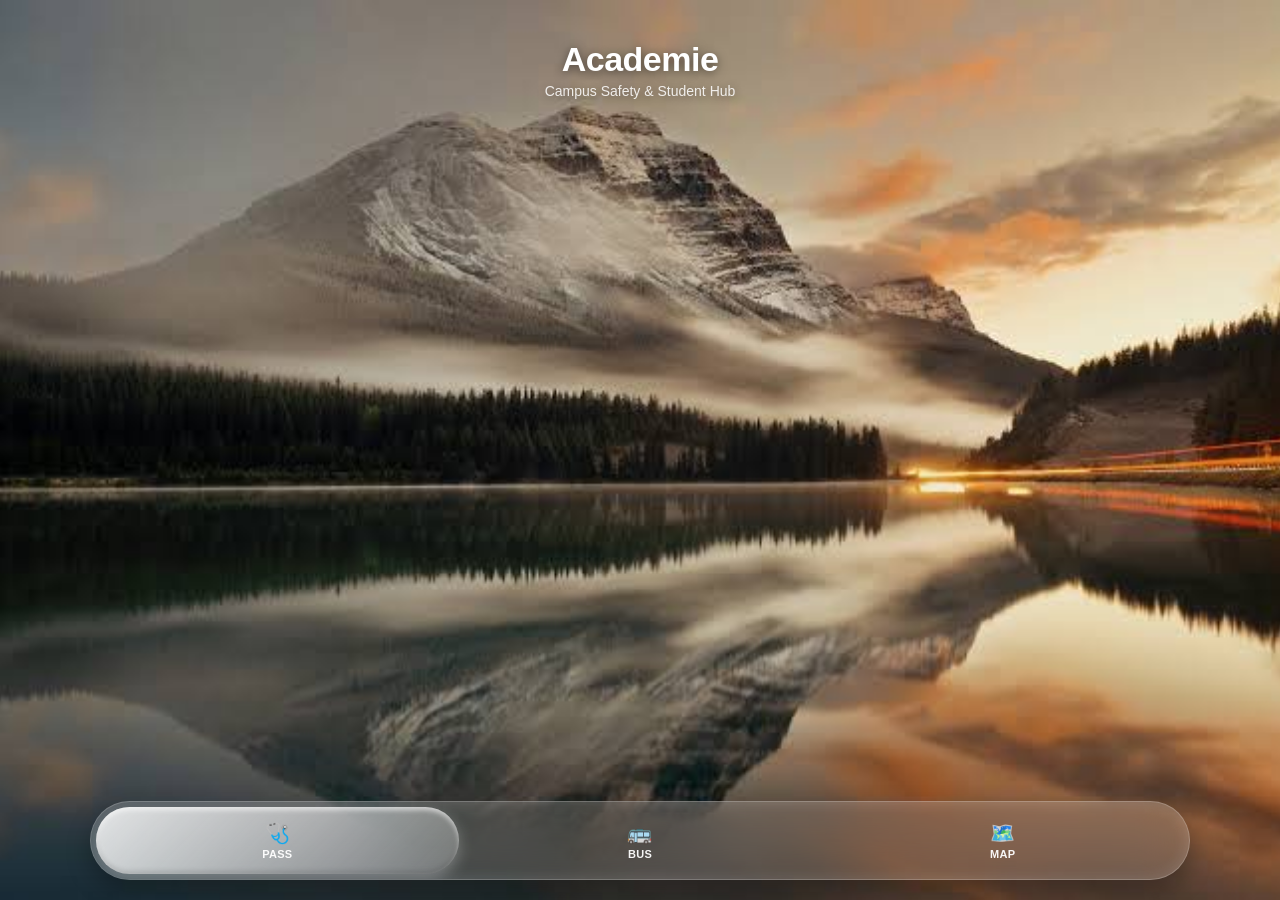
<file: index.html>
<!DOCTYPE html>
<html lang="en">
<head>
    <meta charset="UTF-8">
    <meta name="viewport" content="width=device-width, initial-scale=1.0, viewport-fit=cover, user-scalable=no">
    <meta name="apple-mobile-web-app-capable" content="yes">
    <meta name="apple-mobile-web-app-status-bar-style" content="black-translucent">
    <meta name="apple-mobile-web-app-title" content="Academie">
    <title>Academie</title>
    <style>
        body {
            margin: 0;
            padding: 0;
            height: 100vh;
            width: 100vw;
            display: flex;
            flex-direction: column;
            justify-content: space-between;
            align-items: center;
            font-family: -apple-system, sans-serif;
            background-image: url('photo.jpg'); 
            background-size: cover;
            background-position: center;
            background-repeat: no-repeat;
            box-sizing: border-box;
            overflow: hidden;
            padding-top: calc(40px + env(safe-area-inset-top));
            padding-bottom: calc(20px + env(safe-area-inset-bottom));
        }

        .brand-header {
            text-align: center;
            color: #ffffff;
            text-shadow: 0 2px 10px rgba(0,0,0,0.5);
        }

        .brand-header h1 {
            font-size: 34px;
            font-weight: 800;
            margin: 0;
            letter-spacing: -0.5px;
        }

        .brand-header p {
            font-size: 14px;
            margin-top: 4px;
            opacity: 0.85;
        }

        main {
            width: 100%;
            display: flex;
            justify-content: center;
        }

        .glass-slider {
            width: 85vw;
            display: grid;
            grid-template-columns: repeat(3, 1fr);
            background: rgba(255, 255, 255, 0.12);
            border-radius: 50px;
            border: 1px solid rgba(255, 255, 255, 0.25);
            backdrop-filter: blur(25px);
            -webkit-backdrop-filter: blur(25px);
            padding: 5px;
            box-shadow: inset 0 0 15px rgba(255, 255, 255, 0.15), 0 10px 25px rgba(0, 0, 0, 0.3);
            overflow: hidden;
            position: relative;
        }

        .glass-btn {
            display: flex;
            flex-direction: column;
            align-items: center;
            justify-content: center;
            padding: 14px 0;
            text-decoration: none;
            color: rgba(255, 255, 255, 0.95);
            font-weight: 700;
            font-size: 11px;
            letter-spacing: 0.3px;
            position: relative;
            z-index: 1;
            border-radius: 40px;
            transition: color 0.3s ease;
        }

        .glass-btn span.icon {
            font-size: 20px;
            margin-bottom: 3px;
        }

        .glass-btn:active {
            color: #007aff;
        }

        .liquid-fill {
            position: absolute;
            top: 5px;
            bottom: 5px;
            left: 5px;
            width: calc((100% - 10px) / 3);
            border-radius: 40px;
            background: linear-gradient(135deg, rgba(255, 255, 255, 0.85), rgba(255, 255, 255, 0.25));
            box-shadow: inset 0 3px 5px rgba(255, 255, 255, 0.6), inset 0 -3px 5px rgba(0, 0, 0, 0.15), 0 5px 15px rgba(255, 255, 255, 0.3);
            z-index: 0;
            transition: transform 0.4s cubic-bezier(0.19, 1, 0.22, 1);
            will-change: transform;
        }

        #btn-1:active ~ .liquid-fill { transform: translateX(0); }
        #btn-2:active ~ .liquid-fill { transform: translateX(100%); }
        #btn-3:active ~ .liquid-fill { transform: translateX(200%); }
    </style>
</head>
<body>

    <div class="brand-header">
        <h1>Academie</h1>
        <p>Campus Safety & Student Hub</p>
    </div>

    <main>
        <div class="glass-slider">
            <a href="call.html" class="glass-btn" id="btn-1">
                <span class="icon">🩺</span>
                <span>PASS</span>
            </a>
            <a href="bus.html" class="glass-btn" id="btn-2">
                <span class="icon">🚌</span>
                <span>BUS</span>
            </a>
            <a href="map.html" class="glass-btn" id="btn-3">
                <span class="icon">🗺️</span>
                <span>MAP</span>
            </a>
            <div class="liquid-fill"></div>
        </div>
    </main>

</body>
</html>
</file>
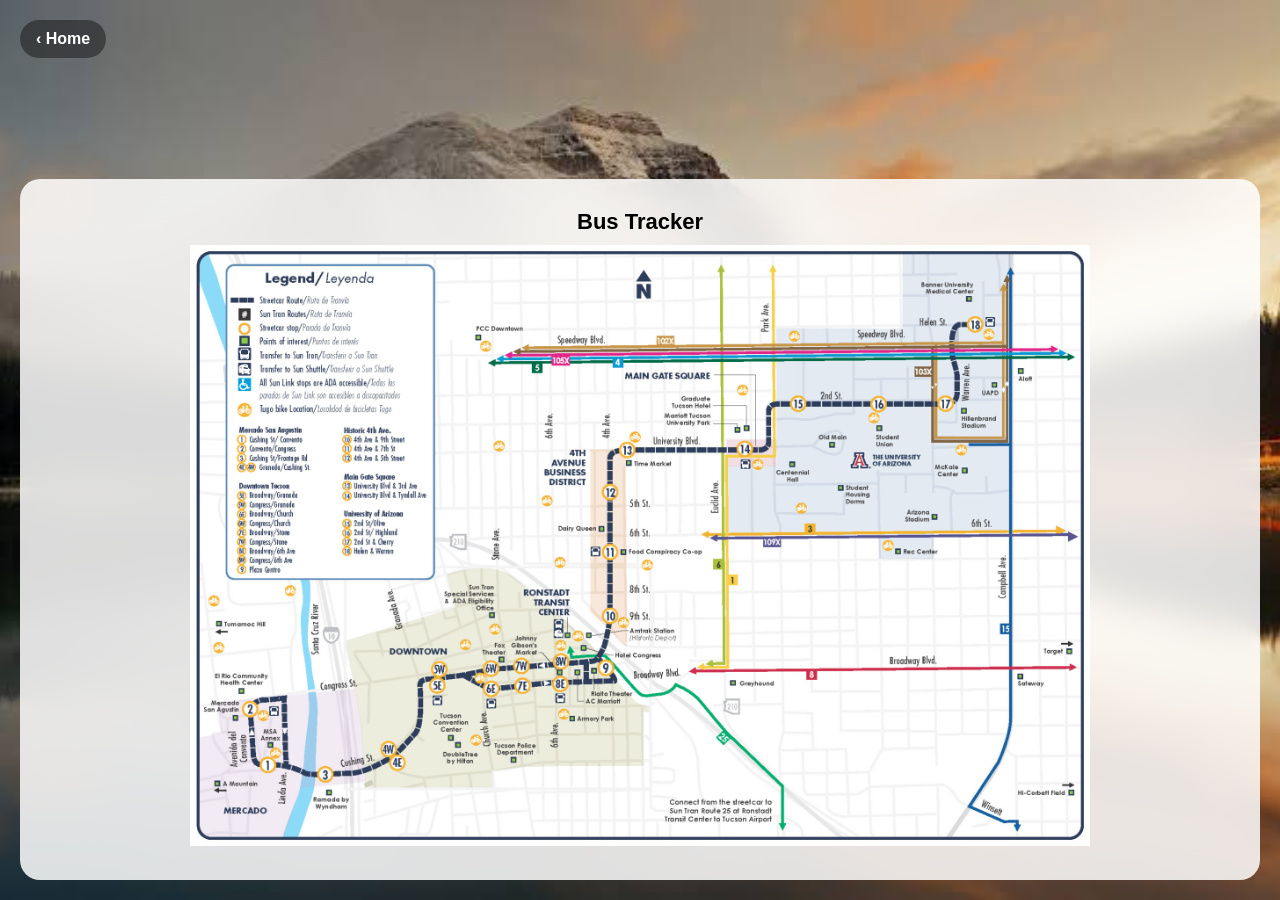
<file: bus.html>
<!DOCTYPE html>
<html lang="en">
<head>
    <meta charset="UTF-8">
    <meta name="viewport" content="width=device-width, initial-scale=1.0, viewport-fit=cover, user-scalable=no">
    <meta name="apple-mobile-web-app-capable" content="yes">
    <title>Bus Tracker</title>
    <style>
        body {
            margin: 0;
            height: 100vh;
            display: flex;
            flex-direction: column;
            justify-content: space-between;
            font-family: -apple-system, sans-serif;
            background-image: url('photo.jpg');
            background-size: cover;
            background-position: center;
            background-repeat: no-repeat;
            padding: 20px;
            padding-top: calc(20px + env(safe-area-inset-top));
            padding-bottom: calc(20px + env(safe-area-inset-bottom));
            box-sizing: border-box;
        }
        .back-btn {
            color: #ffffff;
            text-decoration: none;
            font-weight: 700;
            font-size: 16px;
            background: rgba(0, 0, 0, 0.4);
            padding: 10px 16px;
            border-radius: 20px;
            align-self: flex-start;
            backdrop-filter: blur(10px);
            -webkit-backdrop-filter: blur(10px);
        }
        .wip-card {
            background: rgba(255, 255, 255, 0.85);
            backdrop-filter: blur(20px);
            -webkit-backdrop-filter: blur(20px);
            border-radius: 20px;
            padding: 30px 20px;
            color: #000000;
            text-align: center;
        }
        .wip-card h2 {
            margin: 0 0 10px 0;
            font-size: 22px;
        }
        .wip-card p {
            margin: 0;
            font-size: 15px;
            color: #666666;
            font-weight: 500;
        }
    </style>
</head>
<body>
    <a href="index.html" class="back-btn">‹ Home</a>

    <div class="wip-card">
        <h2>Bus Tracker</h2>
        <img src="bus.jpg" alt="bus" width="900">
    </div>
</body>
</html>
</file>
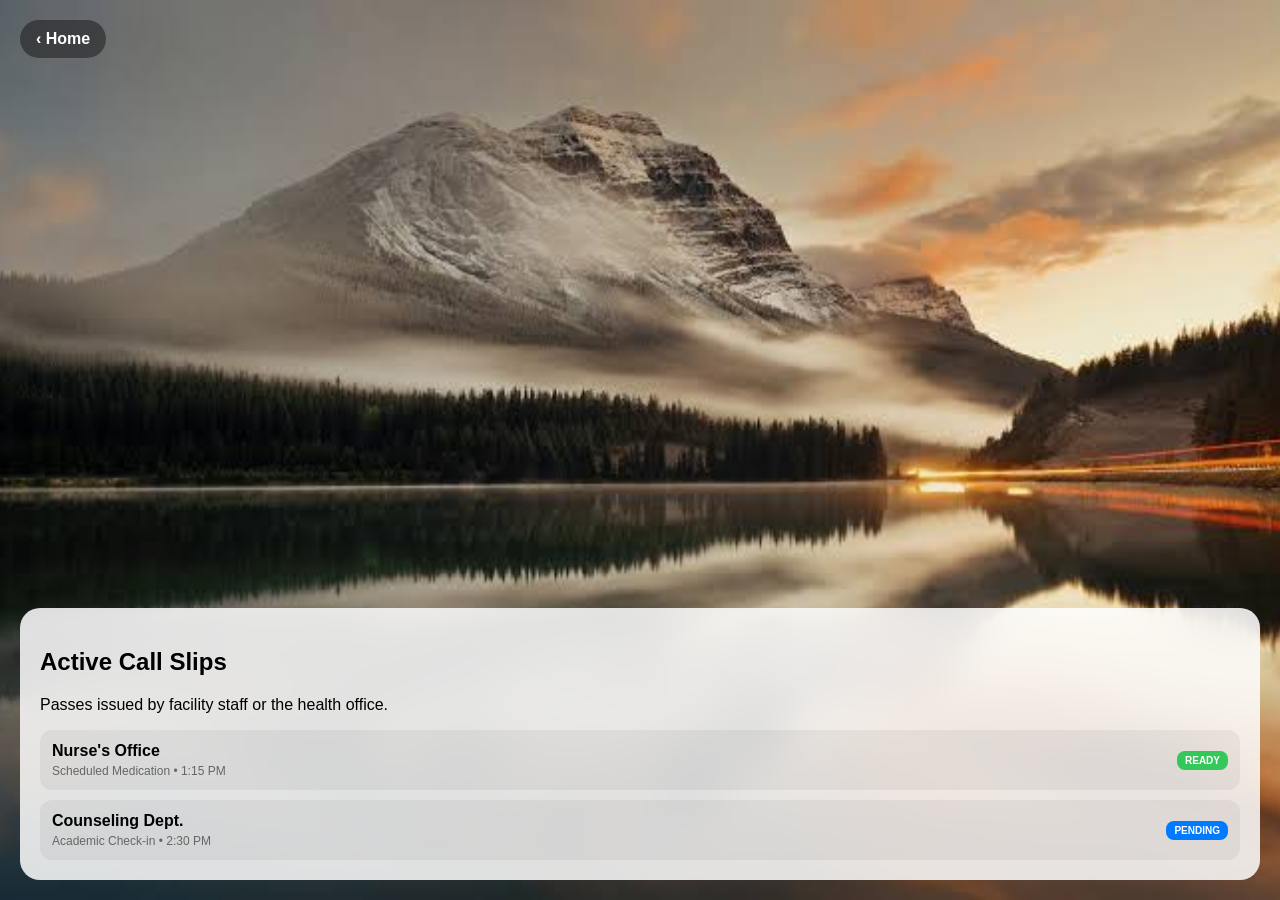
<file: call.html>
<!DOCTYPE html>
<html lang="en">
<head>
    <meta charset="UTF-8">
    <meta name="viewport" content="width=device-width, initial-scale=1.0, viewport-fit=cover, user-scalable=no">
    <meta name="apple-mobile-web-app-capable" content="yes">
    <title>Office Calls</title>
    <style>
        body {
            margin: 0;
            height: 100vh;
            display: flex;
            flex-direction: column;
            justify-content: space-between;
            font-family: -apple-system, sans-serif;
            background-image: url('photo.jpg');
            background-size: cover;
            background-position: center;
            background-repeat: no-repeat;
            padding: 20px;
            padding-top: calc(20px + env(safe-area-inset-top));
            padding-bottom: calc(20px + env(safe-area-inset-bottom));
            box-sizing: border-box;
        }
        .back-btn {
            color: #ffffff;
            text-decoration: none;
            font-weight: 700;
            font-size: 16px;
            background: rgba(0, 0, 0, 0.4);
            padding: 10px 16px;
            border-radius: 20px;
            align-self: flex-start;
            backdrop-filter: blur(10px);
            -webkit-backdrop-filter: blur(10px);
        }
        .pass-card {
            background: rgba(255, 255, 255, 0.85);
            backdrop-filter: blur(20px);
            -webkit-backdrop-filter: blur(20px);
            border-radius: 20px;
            padding: 20px;
            color: #000000;
        }
        .pass-item {
            background: rgba(0, 0, 0, 0.05);
            border-radius: 12px;
            padding: 12px;
            margin-top: 10px;
            display: flex;
            justify-content: space-between;
            align-items: center;
        }
        .pass-info h4 {
            margin: 0;
            font-size: 16px;
        }
        .pass-info p {
            margin: 4px 0 0 0;
            font-size: 12px;
            color: #666666;
        }
        .tag {
            background: #34c759;
            color: white;
            font-size: 10px;
            font-weight: bold;
            padding: 4px 8px;
            border-radius: 8px;
        }
    </style>
</head>
<body>
    <a href="index.html" class="back-btn">‹ Home</a>

    <div class="pass-card">
        <h2>Active Call Slips</h2>
        <p>Passes issued by facility staff or the health office.</p>

        <div class="pass-item">
            <div class="pass-info">
                <h4>Nurse's Office</h4>
                <p>Scheduled Medication • 1:15 PM</p>
            </div>
            <span class="tag">READY</span>
        </div>

        <div class="pass-item">
            <div class="pass-info">
                <h4>Counseling Dept.</h4>
                <p>Academic Check-in • 2:30 PM</p>
            </div>
            <span class="tag" style="background:#007aff;">PENDING</span>
        </div>
    </div>
</body>
</html>
</file>
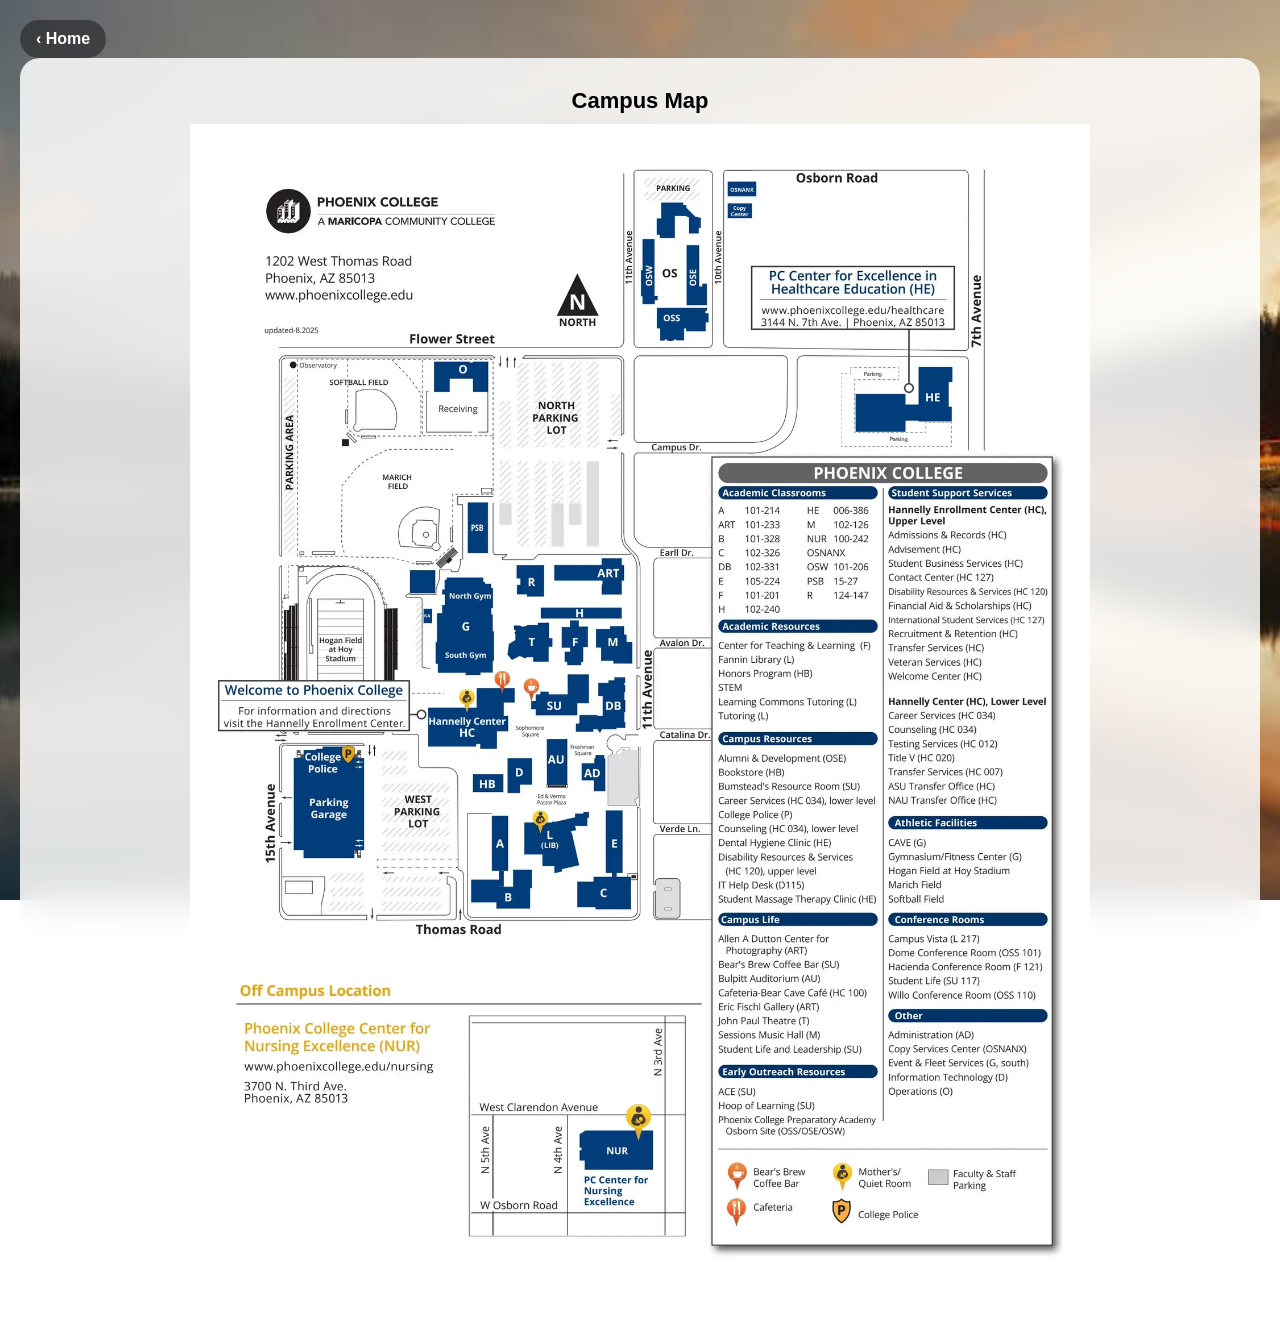
<file: map.html>
<!DOCTYPE html>
<html lang="en">
<head>
    <meta charset="UTF-8">
    <meta name="viewport" content="width=device-width, initial-scale=1.0, viewport-fit=cover, user-scalable=no">
    <meta name="apple-mobile-web-app-capable" content="yes">
    <title>Campus Map</title>
    <style>
        body {
            margin: 0;
            height: 100vh;
            display: flex;
            flex-direction: column;
            justify-content: space-between;
            font-family: -apple-system, sans-serif;
            background-image: url('photo.jpg');
            background-size: cover;
            background-position: center;
            background-repeat: no-repeat;
            padding: 20px;
            padding-top: calc(20px + env(safe-area-inset-top));
            padding-bottom: calc(20px + env(safe-area-inset-bottom));
            box-sizing: border-box;
        }
        .back-btn {
            color: #ffffff;
            text-decoration: none;
            font-weight: 700;
            font-size: 16px;
            background: rgba(0, 0, 0, 0.4);
            padding: 10px 16px;
            border-radius: 20px;
            align-self: flex-start;
            backdrop-filter: blur(10px);
            -webkit-backdrop-filter: blur(10px);
        }
        .wip-card {
            background: rgba(255, 255, 255, 0.85);
            backdrop-filter: blur(20px);
            -webkit-backdrop-filter: blur(20px);
            border-radius: 20px;
            padding: 30px 20px;
            color: #000000;
            text-align: center;
        }
        .wip-card h2 {
            margin: 0 0 10px 0;
            font-size: 22px;
        }
        .wip-card p {
            margin: 0;
            font-size: 15px;
            color: #666666;
            font-weight: 500;
        }
    </style>
</head>
<body>
    <a href="index.html" class="back-btn">‹ Home</a>

    <div class="wip-card">
        <h2>Campus Map</h2>
        <img src="map.webp" alt="map" width="900">
    </div>
</body>
</html>
</file>
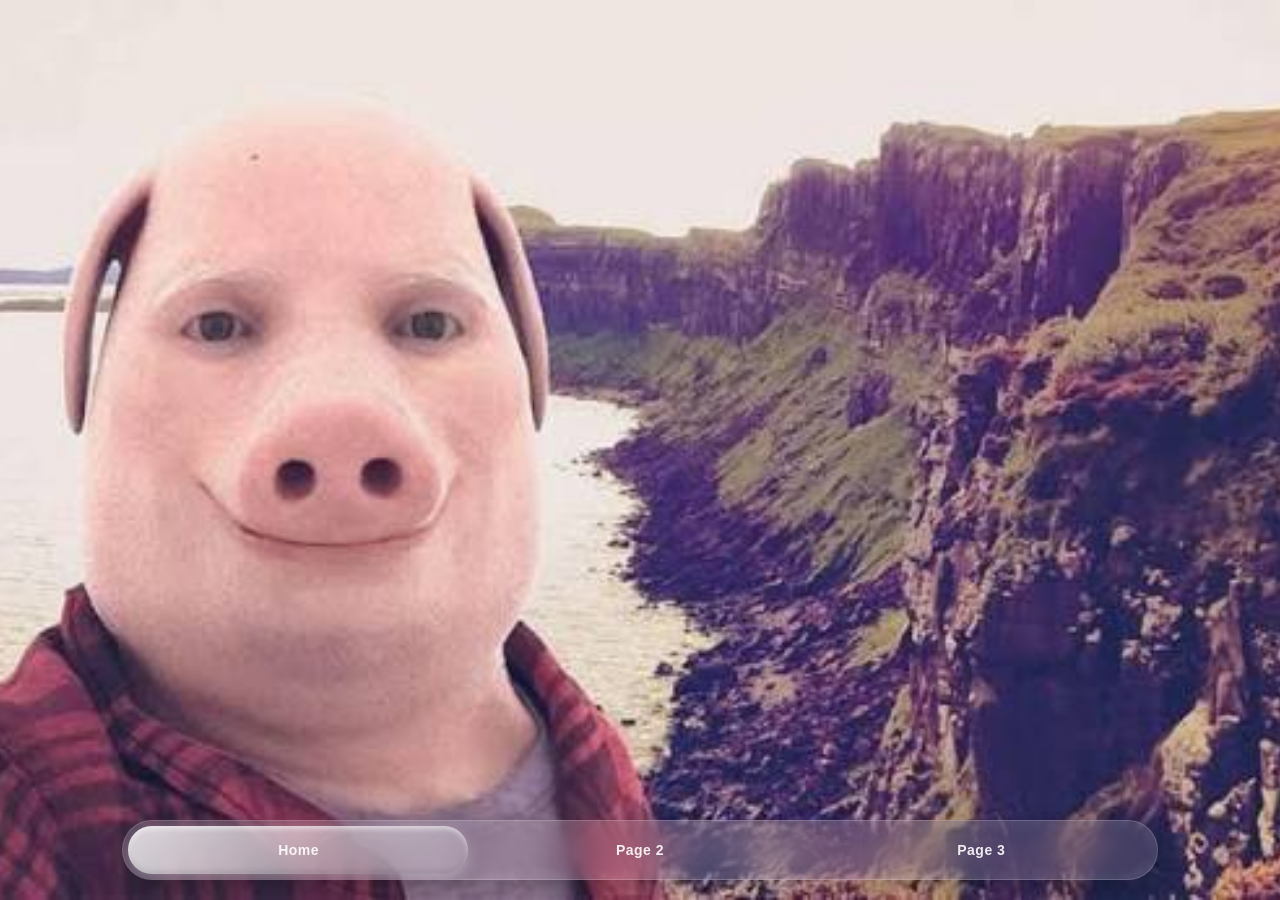
<file: Page1.html>
<!DOCTYPE html>
<html lang="en">
<head>
    <meta charset="UTF-8">
    <meta name="viewport" content="width=device-width, initial-scale=1.0, viewport-fit=cover, user-scalable=no">
    
    <!-- ios meta tags -->
    <meta name="apple-mobile-web-app-capable" content="yes">
    <meta name="apple-mobile-web-app-status-bar-style" content="black-translucent">
    <meta name="apple-mobile-web-app-title" content="My Cool App">

    <title>Page 1</title>

    <style>
  
        body {
            margin: 0;
            padding: 0;
            height: 100vh;
            width: 100vw;
            display: flex;
            flex-direction: column;
            justify-content: flex-end; 
            font-family: -apple-system, sans-serif;
            
            
            background-image: url('page1.jpg'); 
            background-size: cover;
            background-position: center;
            background-repeat: no-repeat;
            
            box-sizing: border-box;
            overflow: hidden; 
        }

        /* This is for the bubble on iphone screens btw*/
        main {
            width: 100%;
            display: flex;
            justify-content: center;
            align-items: center;
            padding-bottom: calc(20px + env(safe-area-inset-bottom)); 
        }

        .glass-slider {
            width: 80vw; 
            display: grid;
            grid-template-columns: repeat(3, 1fr); 
            
            /* this is for liquid glass effect btw */

            background: rgba(255, 255, 255, 0.1); 
            border-radius: 50px; 
            border: 1px solid rgba(255, 255, 255, 0.2); 
            backdrop-filter: blur(20px); 
            -webkit-backdrop-filter: blur(20px);
            
            padding: 5px; 
            box-shadow: inset 0 0 15px rgba(255, 255, 255, 0.1), 
                        0 10px 25px rgba(0, 0, 0, 0.25); 
            
            overflow: hidden;
            position: relative;
        }

        .glass-btn {
            display: block;
            text-align: center;
            padding: 16px 0;
            text-decoration: none;
            color: rgba(255, 255, 255, 0.9);
            font-weight: 700;
            font-size: 14px;
            letter-spacing: 0.5px;
            position: relative;
            z-index: 1; 
            
            border-radius: 40px; 
            transition: color 0.3s ease;
        }

        .glass-btn:active,
        .glass-btn.active {
            color: #007aff; 
        }

        .liquid-fill {
            position: absolute;
            top: 5px; 
            bottom: 5px;
            left: 5px;
            
            width: calc(100% / 3 - 5px); 
            
            border-radius: 40px; 
            
            background: linear-gradient(135deg, rgba(255, 255, 255, 0.8), rgba(255, 255, 255, 0.2));
            
            box-shadow: inset 0 3px 5px rgba(255, 255, 255, 0.5),
                        inset 0 -3px 5px rgba(0, 0, 0, 0.1),
                        0 5px 15px rgba(255, 255, 255, 0.3); 
            
            transition: transform 0.4s cubic-bezier(0.19, 1, 0.22, 1);
            will-change: transform; 
            -webkit-transform-origin: center center;
        }

        #btn-1:active ~ .liquid-fill { transform: translateX(0); } 
        #btn-2:active ~ .liquid-fill { transform: translateX(100%); } 
        #btn-3:active ~ .liquid-fill { transform: translateX(200%); } 

    </style>
</head>
<body>

    <main>
        <div class="glass-slider">
            <a href="index.html" class="glass-btn" id="btn-1">Home</a>
            <a href="page2.html" class="glass-btn" id="btn-2">Page 2</a>
            <a href="page3.html" class="glass-btn" id="btn-3">Page 3</a>
            
            <div class="liquid-fill"></div>
        </div>
    </main>

</body>
</html>
</file>
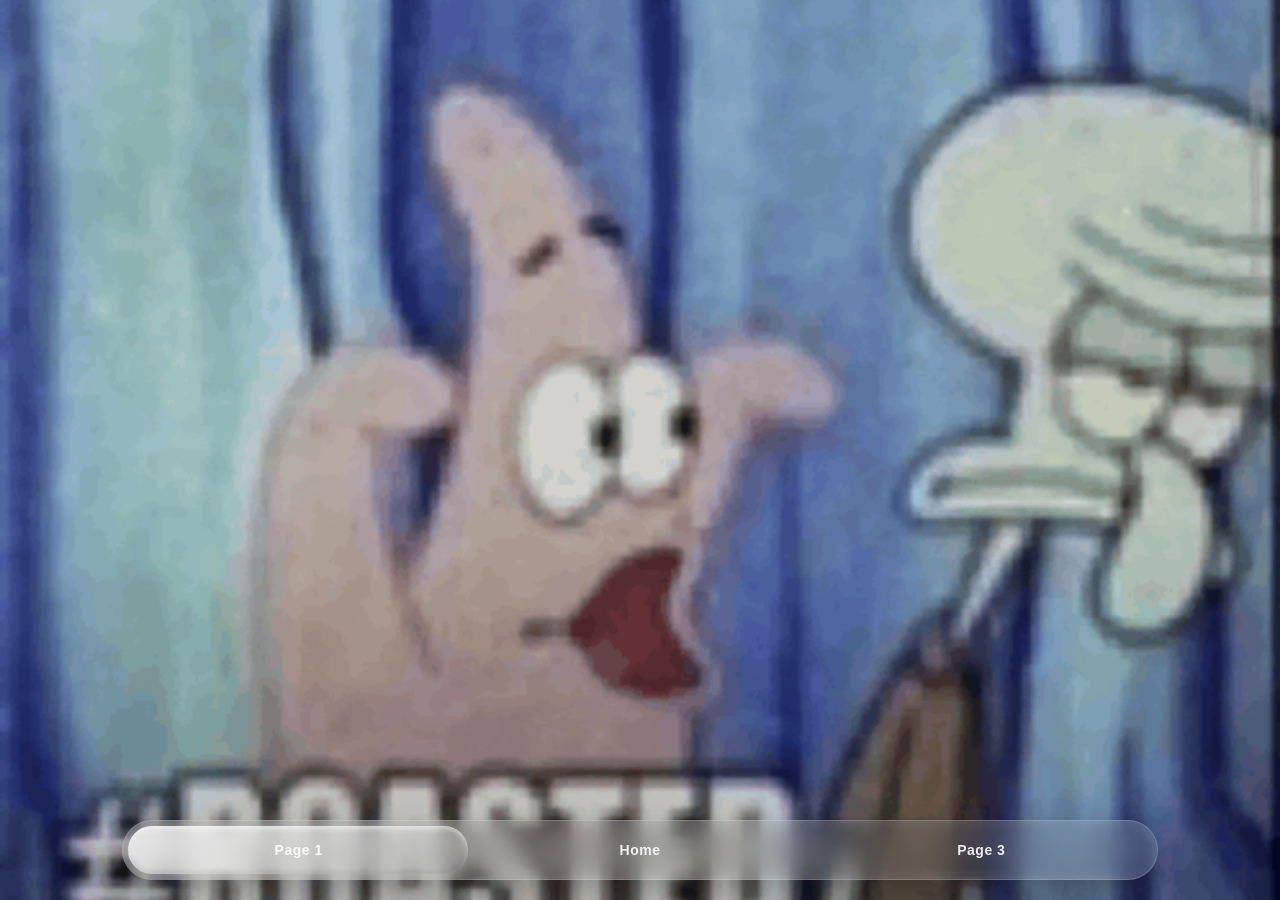
<file: Page2.html>
<!DOCTYPE html>
<html lang="en">
<head>
    <meta charset="UTF-8">
    <meta name="viewport" content="width=device-width, initial-scale=1.0, viewport-fit=cover, user-scalable=no">
    
    <!-- ios meta tags -->
    <meta name="apple-mobile-web-app-capable" content="yes">
    <meta name="apple-mobile-web-app-status-bar-style" content="black-translucent">
    <meta name="apple-mobile-web-app-title" content="My Cool App">

    <title>Page 2</title>

    <style>
  
        body {
            margin: 0;
            padding: 0;
            height: 100vh;
            width: 100vw;
            display: flex;
            flex-direction: column;
            justify-content: flex-end; 
            font-family: -apple-system, sans-serif;
            
            
            background-image: url('page2.png'); 
            background-size: cover;
            background-position: center;
            background-repeat: no-repeat;
            
            box-sizing: border-box;
            overflow: hidden; 
        }

        /* This is for the bubble on iphone screens btw*/
        main {
            width: 100%;
            display: flex;
            justify-content: center;
            align-items: center;
            padding-bottom: calc(20px + env(safe-area-inset-bottom)); 
        }

        .glass-slider {
            width: 80vw; 
            display: grid;
            grid-template-columns: repeat(3, 1fr); 
            
            /* this is for liquid glass effect btw */

            background: rgba(255, 255, 255, 0.1); 
            border-radius: 50px; 
            border: 1px solid rgba(255, 255, 255, 0.2); 
            backdrop-filter: blur(20px); 
            -webkit-backdrop-filter: blur(20px);
            
            padding: 5px; 
            box-shadow: inset 0 0 15px rgba(255, 255, 255, 0.1), 
                        0 10px 25px rgba(0, 0, 0, 0.25); 
            
            overflow: hidden;
            position: relative;
        }

        .glass-btn {
            display: block;
            text-align: center;
            padding: 16px 0;
            text-decoration: none;
            color: rgba(255, 255, 255, 0.9);
            font-weight: 700;
            font-size: 14px;
            letter-spacing: 0.5px;
            position: relative;
            z-index: 1; 
            
            border-radius: 40px; 
            transition: color 0.3s ease;
        }

        .glass-btn:active,
        .glass-btn.active {
            color: #007aff; 
        }

        .liquid-fill {
            position: absolute;
            top: 5px; 
            bottom: 5px;
            left: 5px;
            
            width: calc(100% / 3 - 5px); 
            
            border-radius: 40px; 
            
            background: linear-gradient(135deg, rgba(255, 255, 255, 0.8), rgba(255, 255, 255, 0.2));
            
            box-shadow: inset 0 3px 5px rgba(255, 255, 255, 0.5),
                        inset 0 -3px 5px rgba(0, 0, 0, 0.1),
                        0 5px 15px rgba(255, 255, 255, 0.3); 
            
            transition: transform 0.4s cubic-bezier(0.19, 1, 0.22, 1);
            will-change: transform; 
            -webkit-transform-origin: center center;
        }

        #btn-1:active ~ .liquid-fill { transform: translateX(0); } 
        #btn-2:active ~ .liquid-fill { transform: translateX(100%); } 
        #btn-3:active ~ .liquid-fill { transform: translateX(200%); } 

    </style>
</head>
<body>

    <main>
        <div class="glass-slider">
            <a href="page1.html" class="glass-btn" id="btn-1">Page 1</a>
            <a href="index.html" class="glass-btn" id="btn-2">Home</a>
            <a href="page3.html" class="glass-btn" id="btn-3">Page 3</a>
            
            <div class="liquid-fill"></div>
        </div>
    </main>

</body>
</html>
</file>
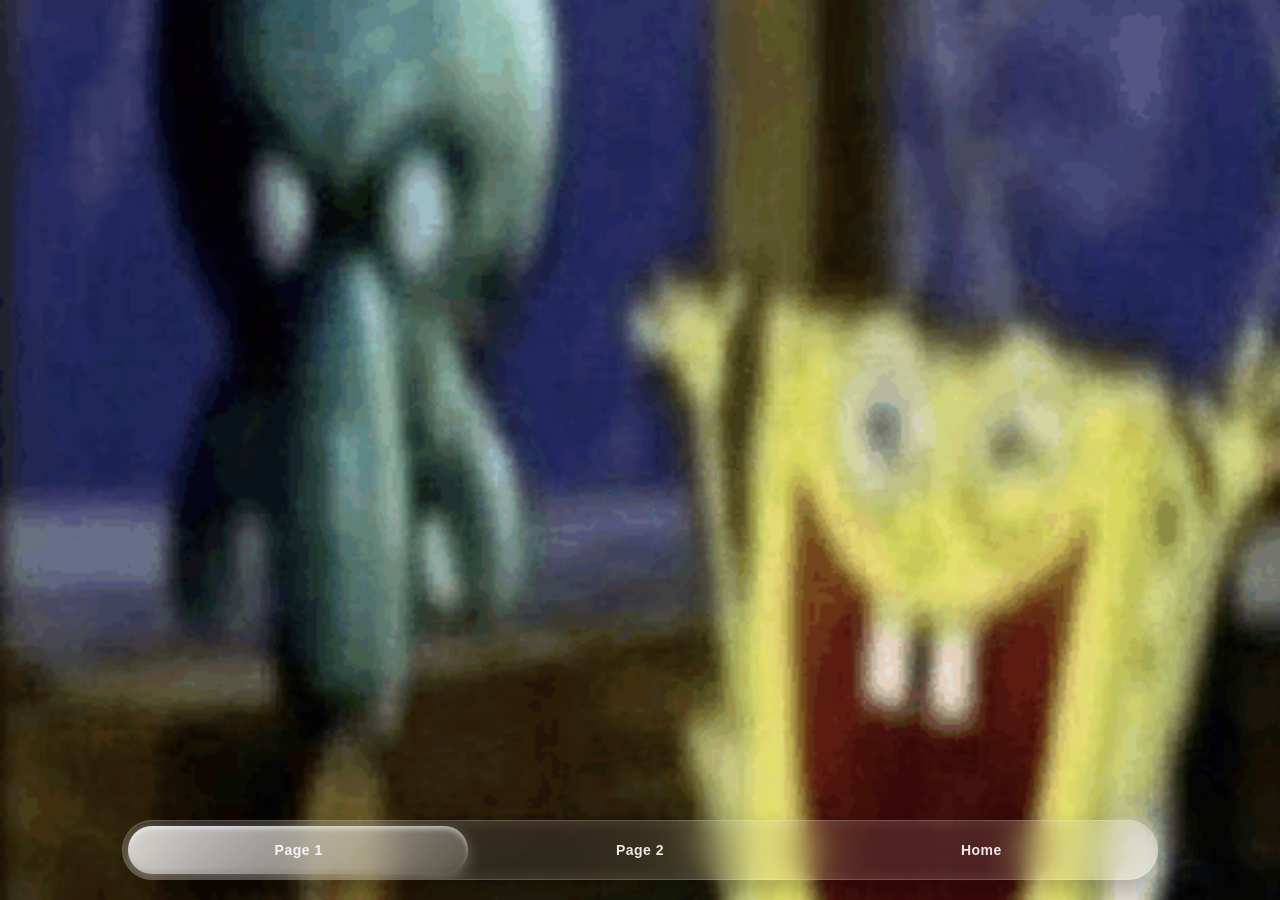
<file: Page3.html>
<!DOCTYPE html>
<html lang="en">
<head>
    <meta charset="UTF-8">
    <meta name="viewport" content="width=device-width, initial-scale=1.0, viewport-fit=cover, user-scalable=no">
    
    <!-- ios meta tags -->
    <meta name="apple-mobile-web-app-capable" content="yes">
    <meta name="apple-mobile-web-app-status-bar-style" content="black-translucent">
    <meta name="apple-mobile-web-app-title" content="My Cool App">

    <title>Page 3</title>

    <style>
  
        body {
            margin: 0;
            padding: 0;
            height: 100vh;
            width: 100vw;
            display: flex;
            flex-direction: column;
            justify-content: flex-end; 
            font-family: -apple-system, sans-serif;
            
            
            background-image: url('page3.png'); 
            background-size: cover;
            background-position: center;
            background-repeat: no-repeat;
            
            box-sizing: border-box;
            overflow: hidden; 
        }

        /* This is for the bubble on iphone screens btw*/
        main {
            width: 100%;
            display: flex;
            justify-content: center;
            align-items: center;
            padding-bottom: calc(20px + env(safe-area-inset-bottom)); 
        }

        .glass-slider {
            width: 80vw; 
            display: grid;
            grid-template-columns: repeat(3, 1fr); 
            
            /* this is for liquid glass effect btw */

            background: rgba(255, 255, 255, 0.1); 
            border-radius: 50px; 
            border: 1px solid rgba(255, 255, 255, 0.2); 
            backdrop-filter: blur(20px); 
            -webkit-backdrop-filter: blur(20px);
            
            padding: 5px; 
            box-shadow: inset 0 0 15px rgba(255, 255, 255, 0.1), 
                        0 10px 25px rgba(0, 0, 0, 0.25); 
            
            overflow: hidden;
            position: relative;
        }

        .glass-btn {
            display: block;
            text-align: center;
            padding: 16px 0;
            text-decoration: none;
            color: rgba(255, 255, 255, 0.9);
            font-weight: 700;
            font-size: 14px;
            letter-spacing: 0.5px;
            position: relative;
            z-index: 1; 
            
            border-radius: 40px; 
            transition: color 0.3s ease;
        }

        .glass-btn:active,
        .glass-btn.active {
            color: #007aff; 
        }

        .liquid-fill {
            position: absolute;
            top: 5px; 
            bottom: 5px;
            left: 5px;
            
            width: calc(100% / 3 - 5px); 
            
            border-radius: 40px; 
            
            background: linear-gradient(135deg, rgba(255, 255, 255, 0.8), rgba(255, 255, 255, 0.2));
            
            box-shadow: inset 0 3px 5px rgba(255, 255, 255, 0.5),
                        inset 0 -3px 5px rgba(0, 0, 0, 0.1),
                        0 5px 15px rgba(255, 255, 255, 0.3); 
            
            transition: transform 0.4s cubic-bezier(0.19, 1, 0.22, 1);
            will-change: transform; 
            -webkit-transform-origin: center center;
        }

        #btn-1:active ~ .liquid-fill { transform: translateX(0); } 
        #btn-2:active ~ .liquid-fill { transform: translateX(100%); } 
        #btn-3:active ~ .liquid-fill { transform: translateX(200%); } 

    </style>
</head>
<body>

    <main>
        <div class="glass-slider">
            <a href="page1.html" class="glass-btn" id="btn-1">Page 1</a>
            <a href="page2.html" class="glass-btn" id="btn-2">Page 2</a>
            <a href="index.html" class="glass-btn" id="btn-3">Home</a>
            
            <div class="liquid-fill"></div>
        </div>
    </main>

</body>
</html>
</file>
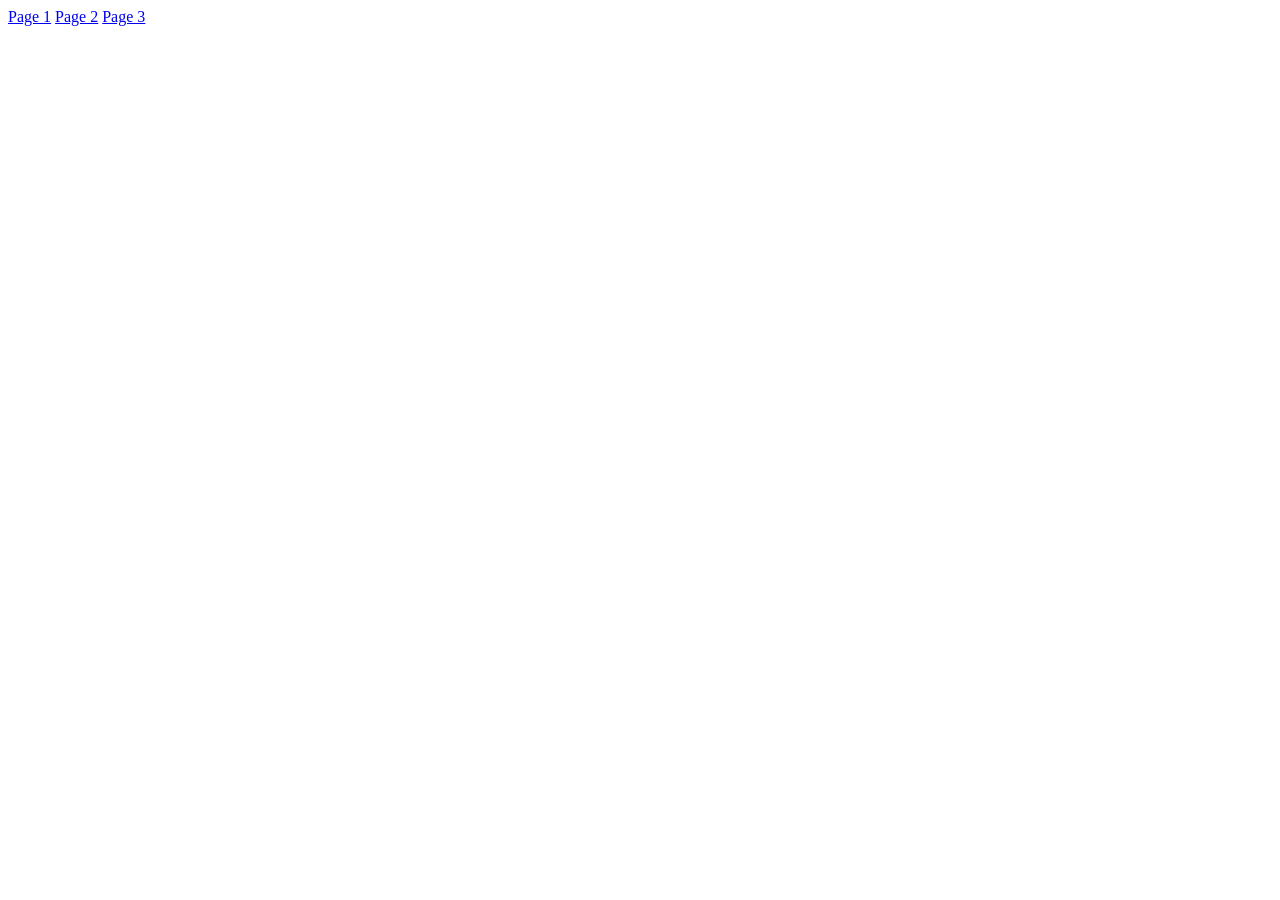
<file: Untitled-1.html>
<!DOCTYPE html>
<html lang="en">
<head>
    <meta charset="UTF-8">
    <title>Home</title>

</head>
<body>

    <main>
        <div class="buttons">
            <a href="page1.html" class="glass-btn" id="btn-1">Page 1</a>
            <a href="page2.html" class="glass-btn" id="btn-2">Page 2</a>
            <a href="page3.html" class="glass-btn" id="btn-3">Page 3</a>
            
            <div class="buttons"></div>
        </div>
    </main>

</body>
</html>
</file>
